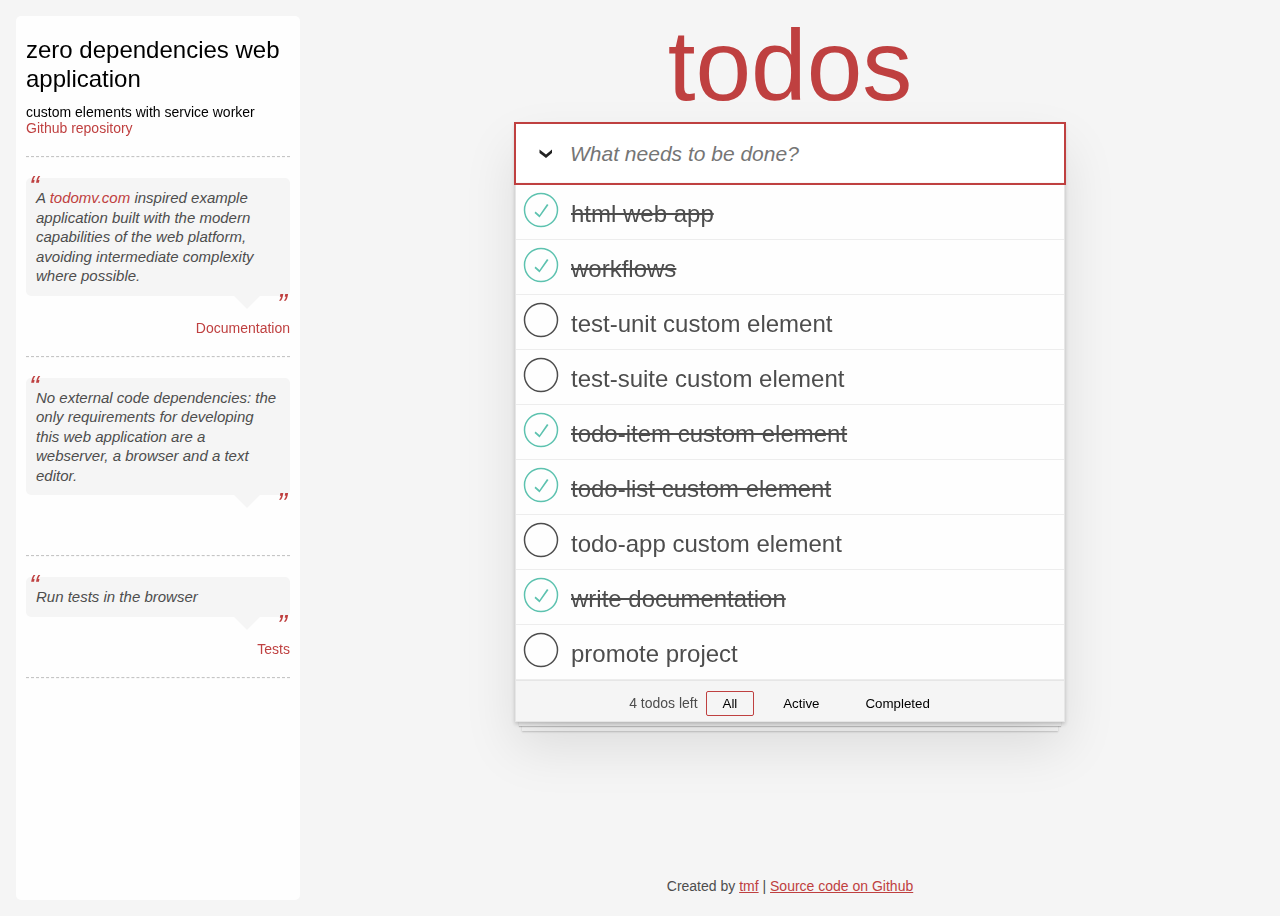
<file: docs/index.html>
<!DOCTYPE html>
<html lang="en">
<head>
	<meta charset="utf-8" />
	<title>todos</title>
	<meta
		name="description"
		content="A dependency-free todo application built with the modern capabilities of the web platform"
	/>
	<meta name="application-name" content="todos" />

	<meta name="referrer" content="no-referrer" />

	<meta name="viewport" content="width=device-width, initial-scale=1.0" />
	<meta name="theme-color" content="#bf4040" />

	<link rel="manifest" href="site.webmanifest?v=1" />
	<link rel="icon" sizes="16x16 32x32 48x48" href="images/favicon.ico?v=1" />
	<link rel="icon" sizes="512x512" href="images/favicon-512x512.png?v=1" />
	<link rel="apple-touch-icon" href="images/apple-touch-icon.png?v=1" />

	<style>
		:root {
			--color-background: #f5f5f5;
			--color-foreground: #4d4d4d;
			--color-brand: #bf4040;
			--color-light: #ffffffe6;
			--color-dark: #000000;
			--color-separator-top: #c5c5c5;
			--color-separator-bottom: #f7f7f7;
			--font-family: "Helvetica Neue", Helvetica, Arial, sans-serif;
		}

		html {
			background: var(--color-background);
			color: var(--color-foreground);
			overscroll-behavior: none;
		}

		body {
			font: 14px var(--font-family);
			overflow-x: hidden;
			min-height: 100vh;

			display: grid;
			grid-template-areas:
				"main"
				"sidebar"
				"footer";
			grid-template-columns: auto;
			grid-template-rows: 1fr auto;
		}

		.sr-only {
			position: absolute;
			left: -10000px;
			top: auto;
			width: 1px;
			height: 1px;
			overflow: hidden;
		}

		main {
			grid-area: main;
			display: flex;
			flex-direction: column;
			margin: 0 10px;
		}

		footer {
			grid-area: footer;
			text-align: center;
		}

		aside {
			grid-area: sidebar;
			display: none;
		}

		main header h1 {
			color: var(--color-brand);
			font-size: 100px;
			font-weight: 100;
			text-align: center;
			text-rendering: optimizeLegibility;
			hyphens: auto;
			margin: 0;
		}

		a:any-link {
			color: var(--color-brand);
		}
	</style>

	<link rel="stylesheet" href="styles/media-desktop.css?v=1" media="screen and (min-width: 640px)" />
	<link rel="preload" href="classes/offline-cache.js" as="script" />
</head>

<body>
	<a class="sr-only" href="#content">Skip to main content</a>

	<aside>
		<header>
			<h1>zero dependencies web application</h1>
			<span>
				<h2>custom elements with service worker</h2>
				<a href="https://github.com/tmf/todos" target="_blank" rel="noopener">Github repository</a>
			</span>
		</header>
		<hr />
		<blockquote>
			<p>
				A
				<a href="https://todomvc.com" target="_blank" rel="noopener">todomv.com</a>
				inspired example application built with the modern capabilities of the web platform, avoiding
				intermediate complexity where possible.
			</p>
			<footer>
				<a href="https://github.com/tmf/todos#documentation">Documentation</a>
			</footer>
		</blockquote>
		<hr />
		<blockquote>
			<p>
				No external code dependencies: the only requirements for developing this web application are a webserver,
				a browser and a text editor.
			</p>
		</blockquote>
		<hr />
		<blockquote>
			<p>Run tests in the browser</p>
			<footer><a href="tests/">Tests</a></footer>
		</blockquote>
		<hr />
	</aside>

	<main id="content">
		<header>
			<h1>todos</h1>
		</header>

		<todo-app>
			<todo-list>
				<todo-item completed>html web app</todo-item>
				<todo-item completed>workflows</todo-item>
				<todo-item>test-unit custom element</todo-item>
				<todo-item>test-suite custom element</todo-item>
				<todo-item completed>todo-item custom element</todo-item>
				<todo-item completed>todo-list custom element</todo-item>
				<todo-item>todo-app custom element</todo-item>
				<todo-item completed>write documentation</todo-item>
				<todo-item>promote project</todo-item>
			</todo-list>
		</todo-app>
	</main>

	<footer>
		<p>
			Created by
			<a href="https://github.com/tmf" target="_blank" rel="noopener">tmf</a>
			|
			<a href="https://github.com/tmf/todos" target="_blank" rel="noopener">Source code on Github</a>
		</p>
	</footer>

	<script type="module">
		if ("serviceWorker" in navigator)
			window.addEventListener("load", () => {
				navigator.serviceWorker.register("./serviceworker.js");
			});
	</script>

	<script type="module" src="elements/todo-item/custom-element.js?v=1"></script>
	<script type="module" src="elements/todo-list/custom-element.js?v=1"></script>
	<script type="module" src="elements/todo-app/custom-element.js?v=1"></script>
</body>
</html>
</file>
<file: docs/styles/media-desktop.css>
@media screen and (min-width: 640px) {
	body {
		grid-template-areas:
			"sidebar main"
			"sidebar footer";
		grid-template-columns: 300px 1fr;
		grid-template-rows: 1fr auto;
	}

	main {
		max-width: calc(min(100vw, 550px));
		margin: 0 auto;
		width: 95%;
	}

	aside {
		display: block;
		margin: 8px;
		padding: 10px;
		border-radius: 5px;
		background-color: var(--color-light);
		position: sticky;
		top: 0px;
	}

	aside header h1,
	aside header h2 {
		margin: 10px 0;
		font-weight: 500;
		line-height: 1.2;
		color: var(--color-dark);
	}

	aside header h1 {
		font-size: 24px;
	}

	aside header h2 {
		font-size: 14px;
		margin-bottom: 0;
	}

	aside a {
		font-weight: normal;
		text-decoration: none;
		color: var(--color-brand);
	}

	aside a:hover {
		text-decoration: underline;
		color: var(--color-foreground);
	}

	aside hr {
		margin: 20px 0;
		border: 0;
		border-top: 1px dashed var(--color-separator-top);
		border-bottom: 1px dashed var(--color-separator-bottom);
	}

	aside blockquote {
		padding: 10px;
		margin: 20px 0 60px 0;
		border-radius: 5px;
		background: var(--color-background);
		position: relative;
	}

	aside blockquote:after {
		content: "";
		position: absolute;
		top: 100%;
		right: 30px;
		border: 13px solid transparent;
		border-top-color: var(--color-background);
	}

	aside blockquote p {
		font-style: italic;
		margin-top: 0;
		margin-bottom: 0;
		font-size: 15px;
		line-height: 1.3;
	}

	aside blockquote p:before {
		content: "“";
		font-size: 2em;
		position: absolute;
		color: var(--color-brand);
		top: -0.4em;
		left: 3px;
	}

	aside blockquote p:after {
		content: "”";
		font-size: 2em;
		position: absolute;
		color: var(--color-brand);
		bottom: -0.9em;
		right: 3px;
	}

	aside blockquote footer {
		position: absolute;
		bottom: -40px;
		right: 0px;
	}
}
</file>
